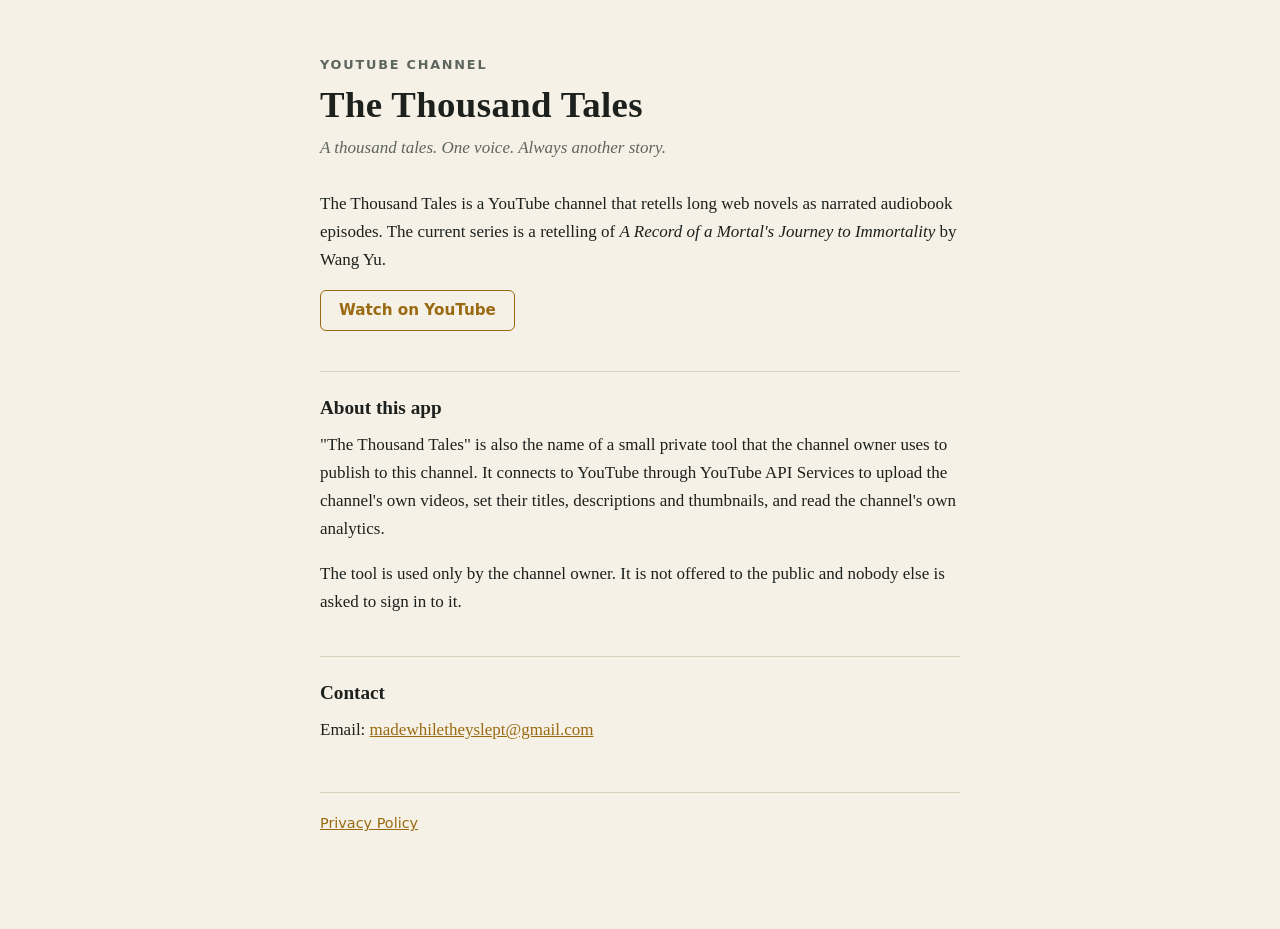
<file: index.html>
<!doctype html>
<html lang="en">
<head>
<meta charset="utf-8">
<meta name="viewport" content="width=device-width, initial-scale=1">
<title>The Thousand Tales</title>
<meta name="description" content="The Thousand Tales is a YouTube channel of long-form audiobook retellings of web novels.">
<link rel="stylesheet" href="style.css">
</head>
<body>
<main>
  <p class="kicker">YouTube channel</p>
  <h1>The Thousand Tales</h1>
  <p class="lead">A thousand tales. One voice. Always another story.</p>

  <p>The Thousand Tales is a YouTube channel that retells long web novels as narrated audiobook episodes. The current series is a retelling of <em>A Record of a Mortal's Journey to Immortality</em> by Wang Yu.</p>

  <p><a class="button" href="https://www.youtube.com/@TheThousandTales">Watch on YouTube</a></p>

  <h2>About this app</h2>
  <p>"The Thousand Tales" is also the name of a small private tool that the channel owner uses to publish to this channel. It connects to YouTube through YouTube API Services to upload the channel's own videos, set their titles, descriptions and thumbnails, and read the channel's own analytics.</p>
  <p>The tool is used only by the channel owner. It is not offered to the public and nobody else is asked to sign in to it.</p>

  <h2>Contact</h2>
  <p>Email: <a href="mailto:madewhiletheyslept@gmail.com">madewhiletheyslept@gmail.com</a></p>

  <p class="foot"><a href="privacy.html">Privacy Policy</a></p>
</main>
</body>
</html>
</file>
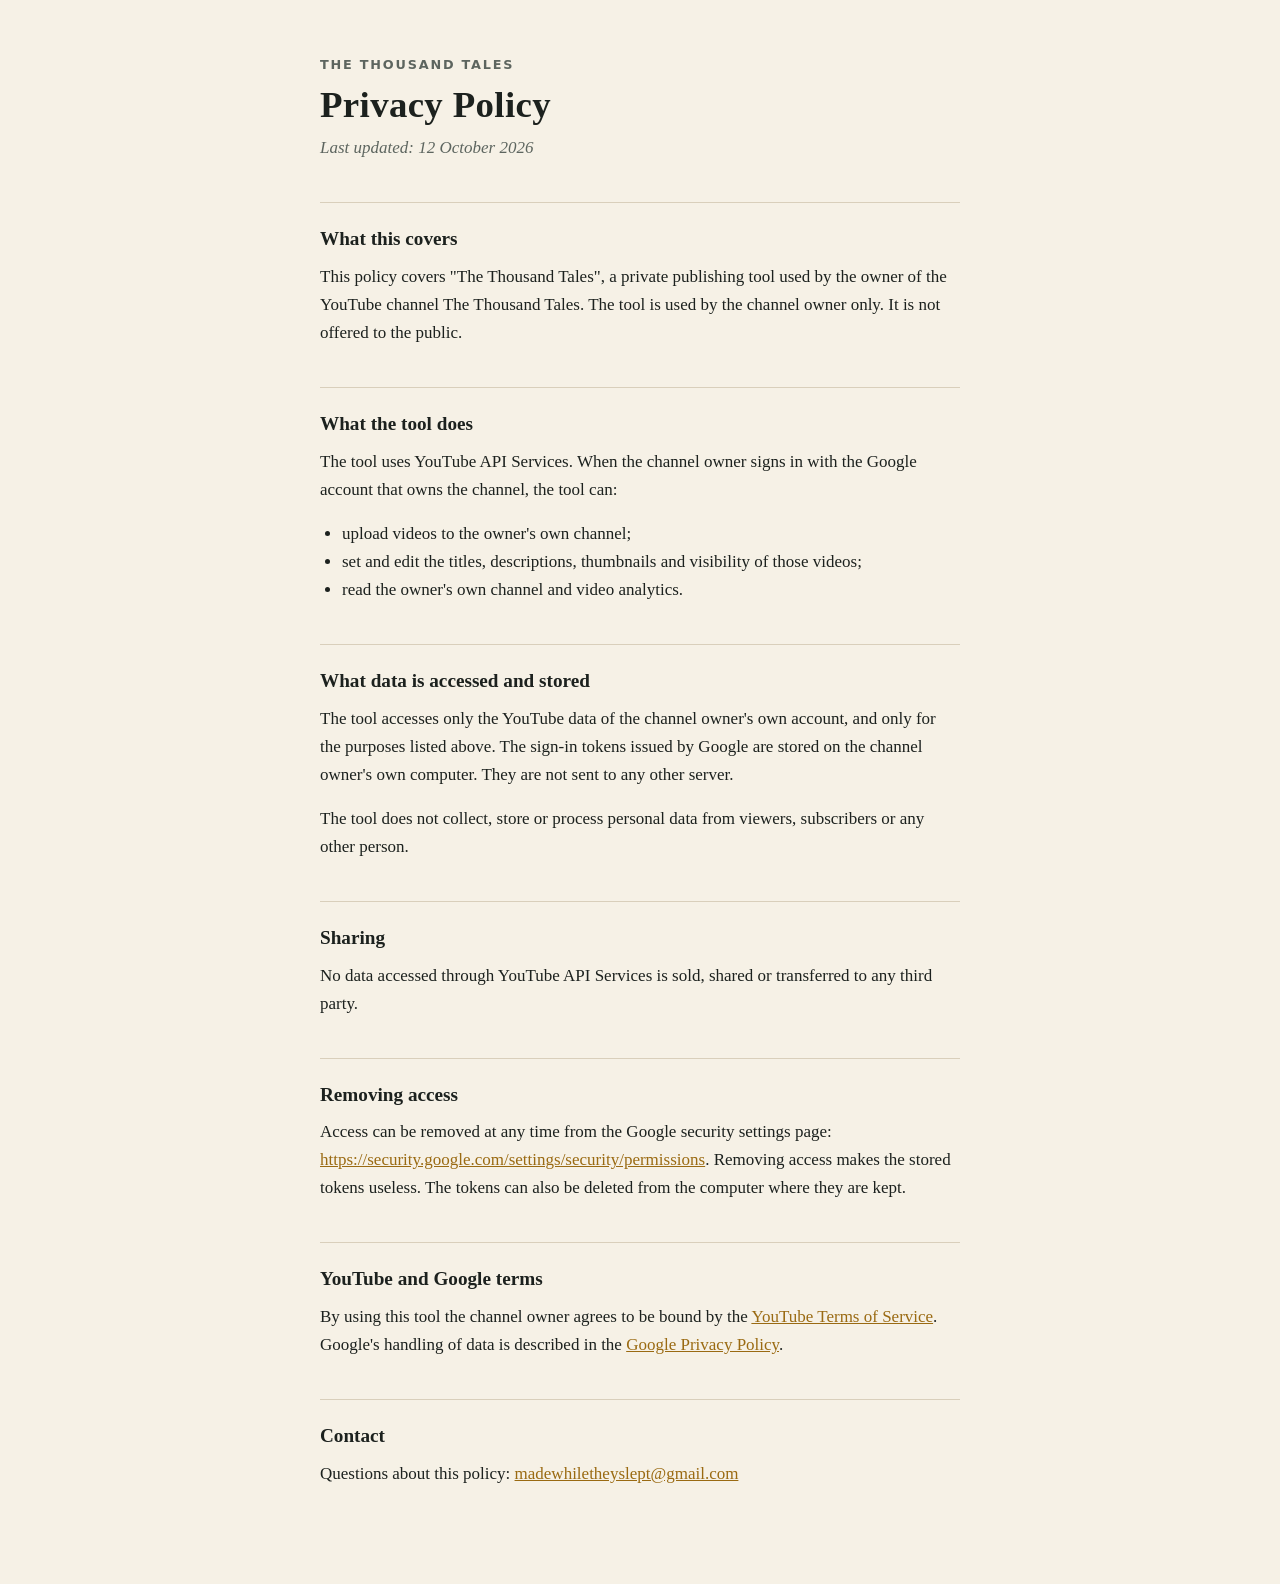
<file: privacy.html>
<!doctype html>
<html lang="en">
<head>
<meta charset="utf-8">
<meta name="viewport" content="width=device-width, initial-scale=1">
<title>Privacy Policy | The Thousand Tales</title>
<meta name="description" content="Privacy policy for the The Thousand Tales publishing tool.">
<link rel="stylesheet" href="style.css">
</head>
<body>
<main>
  <p class="kicker"><a href="index.html">The Thousand Tales</a></p>
  <h1>Privacy Policy</h1>
  <p class="lead">Last updated: 12 October 2026</p>

  <h2>What this covers</h2>
  <p>This policy covers "The Thousand Tales", a private publishing tool used by the owner of the YouTube channel The Thousand Tales. The tool is used by the channel owner only. It is not offered to the public.</p>

  <h2>What the tool does</h2>
  <p>The tool uses YouTube API Services. When the channel owner signs in with the Google account that owns the channel, the tool can:</p>
  <ul>
    <li>upload videos to the owner's own channel;</li>
    <li>set and edit the titles, descriptions, thumbnails and visibility of those videos;</li>
    <li>read the owner's own channel and video analytics.</li>
  </ul>

  <h2>What data is accessed and stored</h2>
  <p>The tool accesses only the YouTube data of the channel owner's own account, and only for the purposes listed above. The sign-in tokens issued by Google are stored on the channel owner's own computer. They are not sent to any other server.</p>
  <p>The tool does not collect, store or process personal data from viewers, subscribers or any other person.</p>

  <h2>Sharing</h2>
  <p>No data accessed through YouTube API Services is sold, shared or transferred to any third party.</p>

  <h2>Removing access</h2>
  <p>Access can be removed at any time from the Google security settings page: <a href="https://security.google.com/settings/security/permissions">https://security.google.com/settings/security/permissions</a>. Removing access makes the stored tokens useless. The tokens can also be deleted from the computer where they are kept.</p>

  <h2>YouTube and Google terms</h2>
  <p>By using this tool the channel owner agrees to be bound by the <a href="https://www.youtube.com/t/terms">YouTube Terms of Service</a>. Google's handling of data is described in the <a href="https://www.google.com/policies/privacy">Google Privacy Policy</a>.</p>

  <h2>Contact</h2>
  <p>Questions about this policy: <a href="mailto:madewhiletheyslept@gmail.com">madewhiletheyslept@gmail.com</a></p>
</main>
</body>
</html>
</file>
<file: style.css>
:root {
  --bg: #f6f1e6;
  --ink: #1c211e;
  --muted: #5d655f;
  --gold: #9a6a12;
  --line: #d9cfbb;
}
@media (prefers-color-scheme: dark) {
  :root {
    --bg: #0f1412;
    --ink: #efe9dc;
    --muted: #a3aaa2;
    --gold: #e2ba6e;
    --line: #2c3530;
  }
}
* { box-sizing: border-box; }
body {
  margin: 0;
  background: var(--bg);
  color: var(--ink);
  font: 17px/1.65 Georgia, "Times New Roman", serif;
}
main {
  max-width: 680px;
  margin: 0 auto;
  padding: 56px 20px 80px;
}
h1 {
  font-size: 2.3rem;
  line-height: 1.15;
  margin: 0 0 8px;
  letter-spacing: 0.01em;
}
h2 {
  font-size: 1.2rem;
  margin: 40px 0 8px;
  padding-top: 20px;
  border-top: 1px solid var(--line);
}
p, ul { margin: 0 0 16px; }
ul { padding-left: 22px; }
a { color: var(--gold); }
.kicker {
  font: 600 0.8rem/1.4 system-ui, sans-serif;
  letter-spacing: 0.14em;
  text-transform: uppercase;
  color: var(--muted);
  margin-bottom: 10px;
}
.kicker a { color: inherit; text-decoration: none; }
.lead { color: var(--muted); font-style: italic; margin-bottom: 28px; }
.button {
  display: inline-block;
  padding: 10px 18px;
  border: 1px solid var(--gold);
  border-radius: 6px;
  text-decoration: none;
  font: 600 0.95rem/1.2 system-ui, sans-serif;
}
.foot {
  margin-top: 48px;
  padding-top: 20px;
  border-top: 1px solid var(--line);
  font: 0.9rem/1.4 system-ui, sans-serif;
}
</file>
